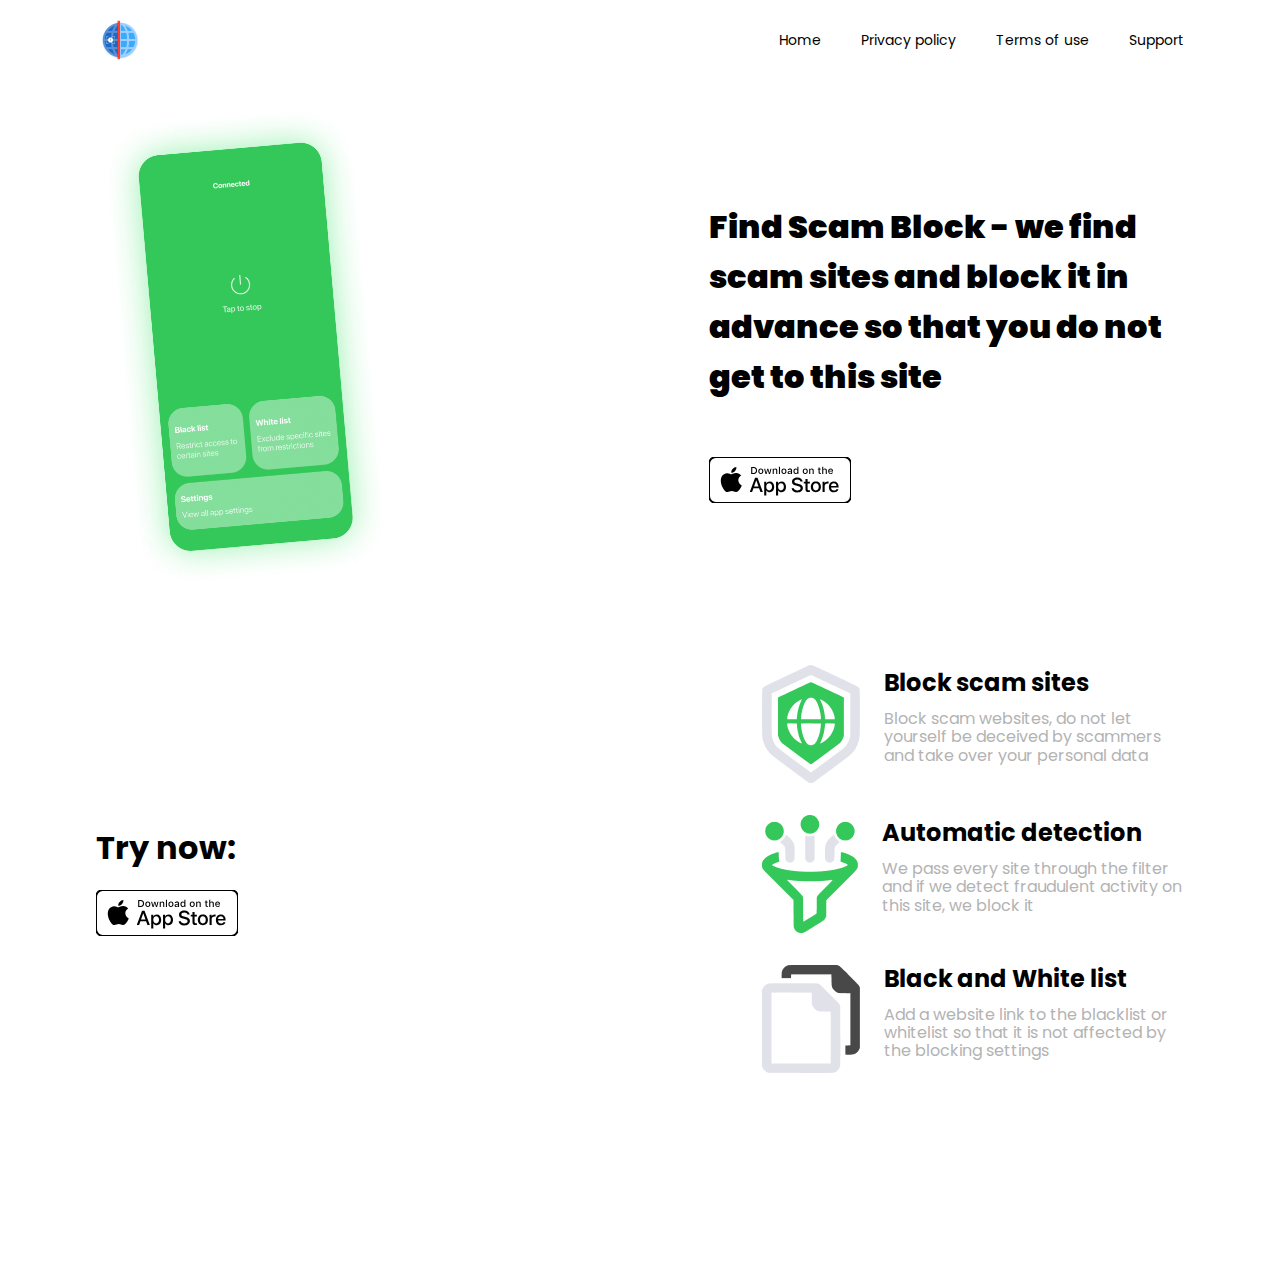
<file: index.html>
<!DOCTYPE html>
<html lang="en">

<head>
    <meta charset="UTF-8">
    <meta http-equiv="X-UA-Compatible" content="IE=edge">
    <meta name="viewport" content="width=device-width, initial-scale=1.0">
    <title>Find Scam Block</title>

    <link rel="apple-touch-icon" sizes="57x57" href="./img/favicon/apple-icon-57x57.png">
    <link rel="apple-touch-icon" sizes="60x60" href="./img/favicon//apple-icon-60x60.png">
    <link rel="apple-touch-icon" sizes="72x72" href="./img/favicon//apple-icon-72x72.png">
    <link rel="apple-touch-icon" sizes="76x76" href="./img/favicon//apple-icon-76x76.png">
    <link rel="apple-touch-icon" sizes="114x114" href="./img/favicon//apple-icon-114x114.png">
    <link rel="apple-touch-icon" sizes="120x120" href="./img/favicon//apple-icon-120x120.png">
    <link rel="apple-touch-icon" sizes="144x144" href="./img/favicon//apple-icon-144x144.png">
    <link rel="apple-touch-icon" sizes="152x152" href="./img/favicon//apple-icon-152x152.png">
    <link rel="apple-touch-icon" sizes="180x180" href="./img/favicon//apple-icon-180x180.png">
    <link rel="icon" type="image/png" sizes="192x192" href="./img/favicon//android-icon-192x192.png">
    <link rel="icon" type="image/png" sizes="32x32" href="./img/favicon//favicon-32x32.png">
    <link rel="icon" type="image/png" sizes="96x96" href="./img/favicon//favicon-96x96.png">
    <link rel="icon" type="image/png" sizes="16x16" href="./img/favicon//favicon-16x16.png">
    <link rel="manifest" href="./img/favicon//manifest.json">
    <meta name="msapplication-TileColor" content="#181A20">
    <meta name="msapplication-TileImage" content="./img/favicon//ms-icon-144x144.png">
    <meta name="theme-color" content="#181A20">

    <link href="https://fonts.googleapis.com/css2?family=Poppins:wght@400;500;600;700;800&display=swap"
        rel="stylesheet">
    <link rel="stylesheet" href="./css/style.css">

</head>

<body>

    <header class="header">
        <div class="container">
            <div class="header-wrap">
                <a href="./index.html" class="header-logo"><img src="./img/logo.png" alt="logo"></a>

                <div class="header-burger">
                    <span></span>
                </div>

                <nav class="header-menu">
                    <ul class="header-list">
                        <li><a href="./index.html" class="header-link">Home</a></li>
                        <li><a href="./privacy.html" class="header-link">Privacy policy</a></li>
                        <li><a href="./terms.html" class="header-link">Terms of use</a></li>
                        <li><a href="./support.html" class="header-link">Support</a></li>
                    </ul>
                </nav>
            </div>
        </div>
    </header>

    <div class="main">
        <div class="container">
            <div class="main-wrap">
                <img src="./img/main.png" alt="main" class="main-img">
                <div class="main-text">
                    <h1 class="main-text__title">Find Scam Block - we find scam sites and block it in advance so that
                        you do not get to this site</h1>
                    <a href="#" class="main-text__button"><img src="./img/button.svg" alt="AppStore"></a>
                </div>


            </div>
        </div>
    </div>


    <section class="features">
        <div class="container">
            <div class="features-wrap">

                <div class="features-action">
                    <h1 class="features-action__title">Try now:</h1>
                    <a href="#" class="button footer-button"><img src="./img/button.svg" alt="btn"></a>
                </div>

                <div class="features-list">
                    <div class="features-list__item">
                        <img src="./img/features1.png" alt="features" class="features-list__img">
                        <div class="features-list__text">
                            <h1 class="features-list__title">
                                Block scam sites
                            </h1>
                            <h2 class="features-list__subtitle">
                                Block scam websites, do not let yourself be deceived by scammers and take over
                                your personal data
                            </h2>
                        </div>
                    </div>

                    <div class="features-list__item">
                        <img src="./img/features2.png" alt="features" class="features-list__img">
                        <div class="features-list__text">
                            <h1 class="features-list__title">
                                Automatic detection
                            </h1>
                            <h2 class="features-list__subtitle">
                                We pass every site through the filter and if we detect fraudulent activity on this site, we block it
                            </h2>
                        </div>
                    </div>

                    <div class="features-list__item">
                        <img src="./img/features3.png" alt="features" class="features-list__img">
                        <div class="features-list__text">
                            <h1 class="features-list__title">
                                Black and White list
                            </h1>
                            <h2 class="features-list__subtitle">
                                Add a website link to the blacklist or whitelist so that it is not affected by the
                                blocking settings
                            </h2>
                        </div>
                    </div>
                </div>
            </div>
        </div>
    </section>


    <footer class="footer">
        <div class="container">
            <div class="footer-wrap">

            </div>
        </div>
    </footer>

    <script src="https://code.jquery.com/jquery-3.6.0.slim.min.js"></script>
    <script src="./js/script.js"></script>
</body>

</html>
</file>
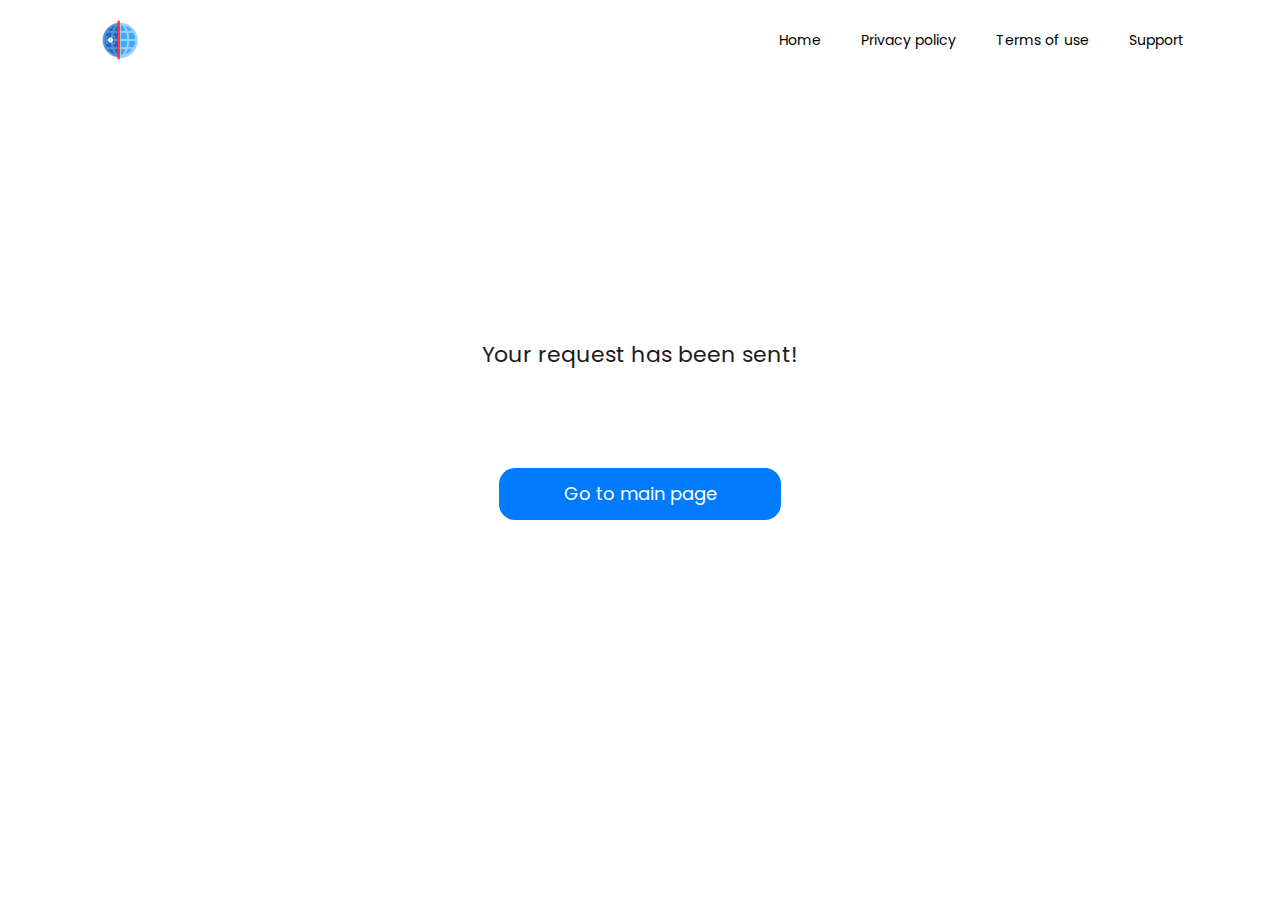
<file: check.html>
<!DOCTYPE html>
<html lang="en">

<head>
    <meta charset="UTF-8">
    <meta http-equiv="X-UA-Compatible" content="IE=edge">
    <meta name="viewport" content="width=device-width, initial-scale=1.0">
    <title>Find Scam Block</title>

    <link rel="apple-touch-icon" sizes="57x57" href="./img/favicon/apple-icon-57x57.png">
    <link rel="apple-touch-icon" sizes="60x60" href="./img/favicon//apple-icon-60x60.png">
    <link rel="apple-touch-icon" sizes="72x72" href="./img/favicon//apple-icon-72x72.png">
    <link rel="apple-touch-icon" sizes="76x76" href="./img/favicon//apple-icon-76x76.png">
    <link rel="apple-touch-icon" sizes="114x114" href="./img/favicon//apple-icon-114x114.png">
    <link rel="apple-touch-icon" sizes="120x120" href="./img/favicon//apple-icon-120x120.png">
    <link rel="apple-touch-icon" sizes="144x144" href="./img/favicon//apple-icon-144x144.png">
    <link rel="apple-touch-icon" sizes="152x152" href="./img/favicon//apple-icon-152x152.png">
    <link rel="apple-touch-icon" sizes="180x180" href="./img/favicon//apple-icon-180x180.png">
    <link rel="icon" type="image/png" sizes="192x192" href="./img/favicon//android-icon-192x192.png">
    <link rel="icon" type="image/png" sizes="32x32" href="./img/favicon//favicon-32x32.png">
    <link rel="icon" type="image/png" sizes="96x96" href="./img/favicon//favicon-96x96.png">
    <link rel="icon" type="image/png" sizes="16x16" href="./img/favicon//favicon-16x16.png">
    <link rel="manifest" href="./img/favicon//manifest.json">
    <meta name="msapplication-TileColor" content="#181A20">
    <meta name="msapplication-TileImage" content="./img/favicon//ms-icon-144x144.png">
    <meta name="theme-color" content="#181A20">

    <link href="https://fonts.googleapis.com/css2?family=Poppins:wght@400;500;600;700;800&display=swap"
        rel="stylesheet">
    <link rel="stylesheet" href="./css/style.css">

</head>

<body>

    <header class="header">
        <div class="container">
            <div class="header-wrap">
                <a href="./index.html" class="header-logo"><img src="./img/logo.png" alt="logo"></a>

                <div class="header-burger">
                    <span></span>
                </div>

                <nav class="header-menu">
                    <ul class="header-list">
                        <li><a href="./index.html" class="header-link">Home</a></li>
                        <li><a href="./privacy.html" class="header-link">Privacy policy</a></li>
                        <li><a href="./terms.html" class="header-link">Terms of use</a></li>
                        <li><a href="./support.html" class="header-link">Support</a></li>
                    </ul>
                </nav>
            </div>
        </div>
    </header>



    <section class="check">
        <div class="container">
            <div class="check-wrap">
                <div class="check-svg">
                <svg version="1.1" id="Layer_1" xmlns="http://www.w3.org/2000/svg" xmlns:xlink="http://www.w3.org/1999/xlink" x="0px" y="0px"
	 viewBox="0 0 98.5 98.5" enable-background="new 0 0 98.5 98.5" xml:space="preserve">
  <path class="checkmark" fill="none" stroke-width="8" stroke-miterlimit="10" d="M81.7,17.8C73.5,9.3,62,4,49.2,4
	C24.3,4,4,24.3,4,49.2s20.3,45.2,45.2,45.2s45.2-20.3,45.2-45.2c0-8.6-2.4-16.6-6.5-23.4l0,0L45.6,68.2L24.7,47.3"/>
</svg></div>

            <span class="check-subtitle">Your request has been sent!</span>

            <a href="./index.html" class="check-button">Go to main page</a>
            </div>
        </div>
    </section>

    <script src="https://code.jquery.com/jquery-3.6.0.slim.min.js"></script>
    <script src="./js/script.js"></script>
</body>
</html>
</file>
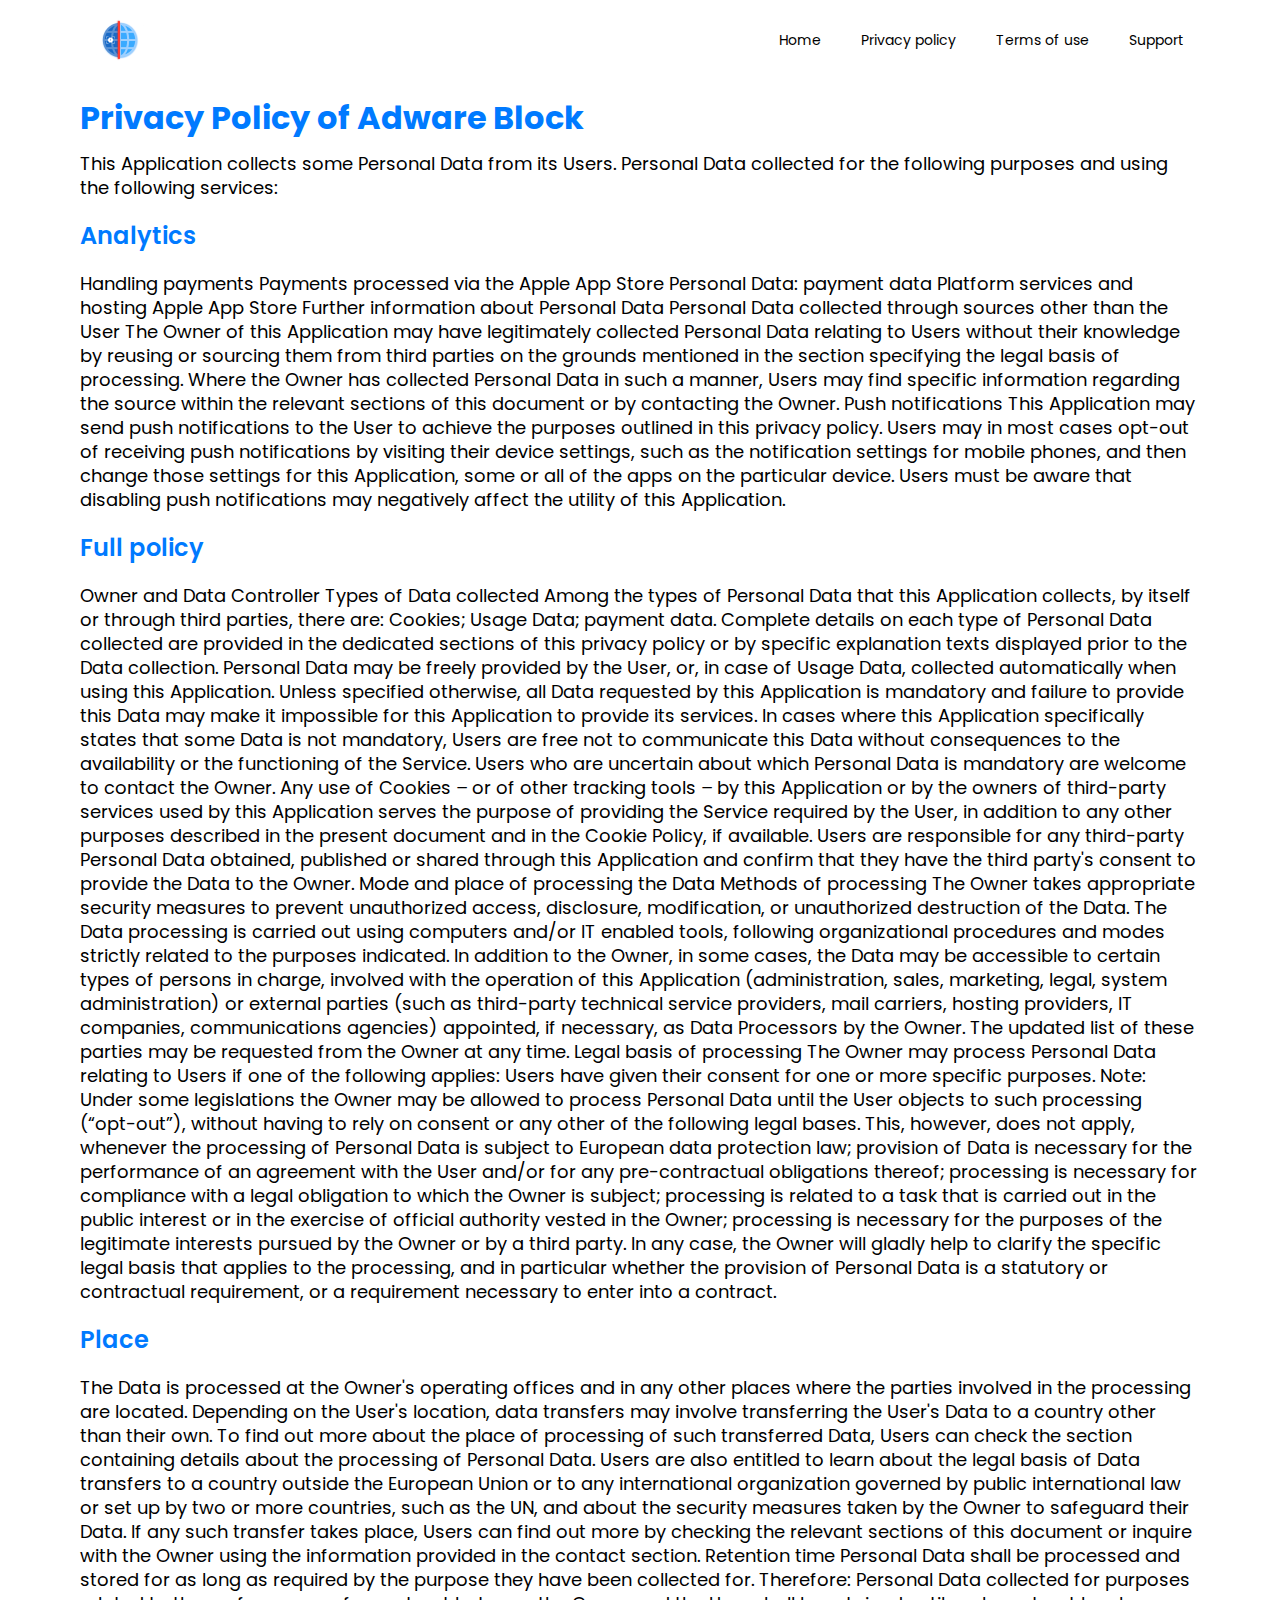
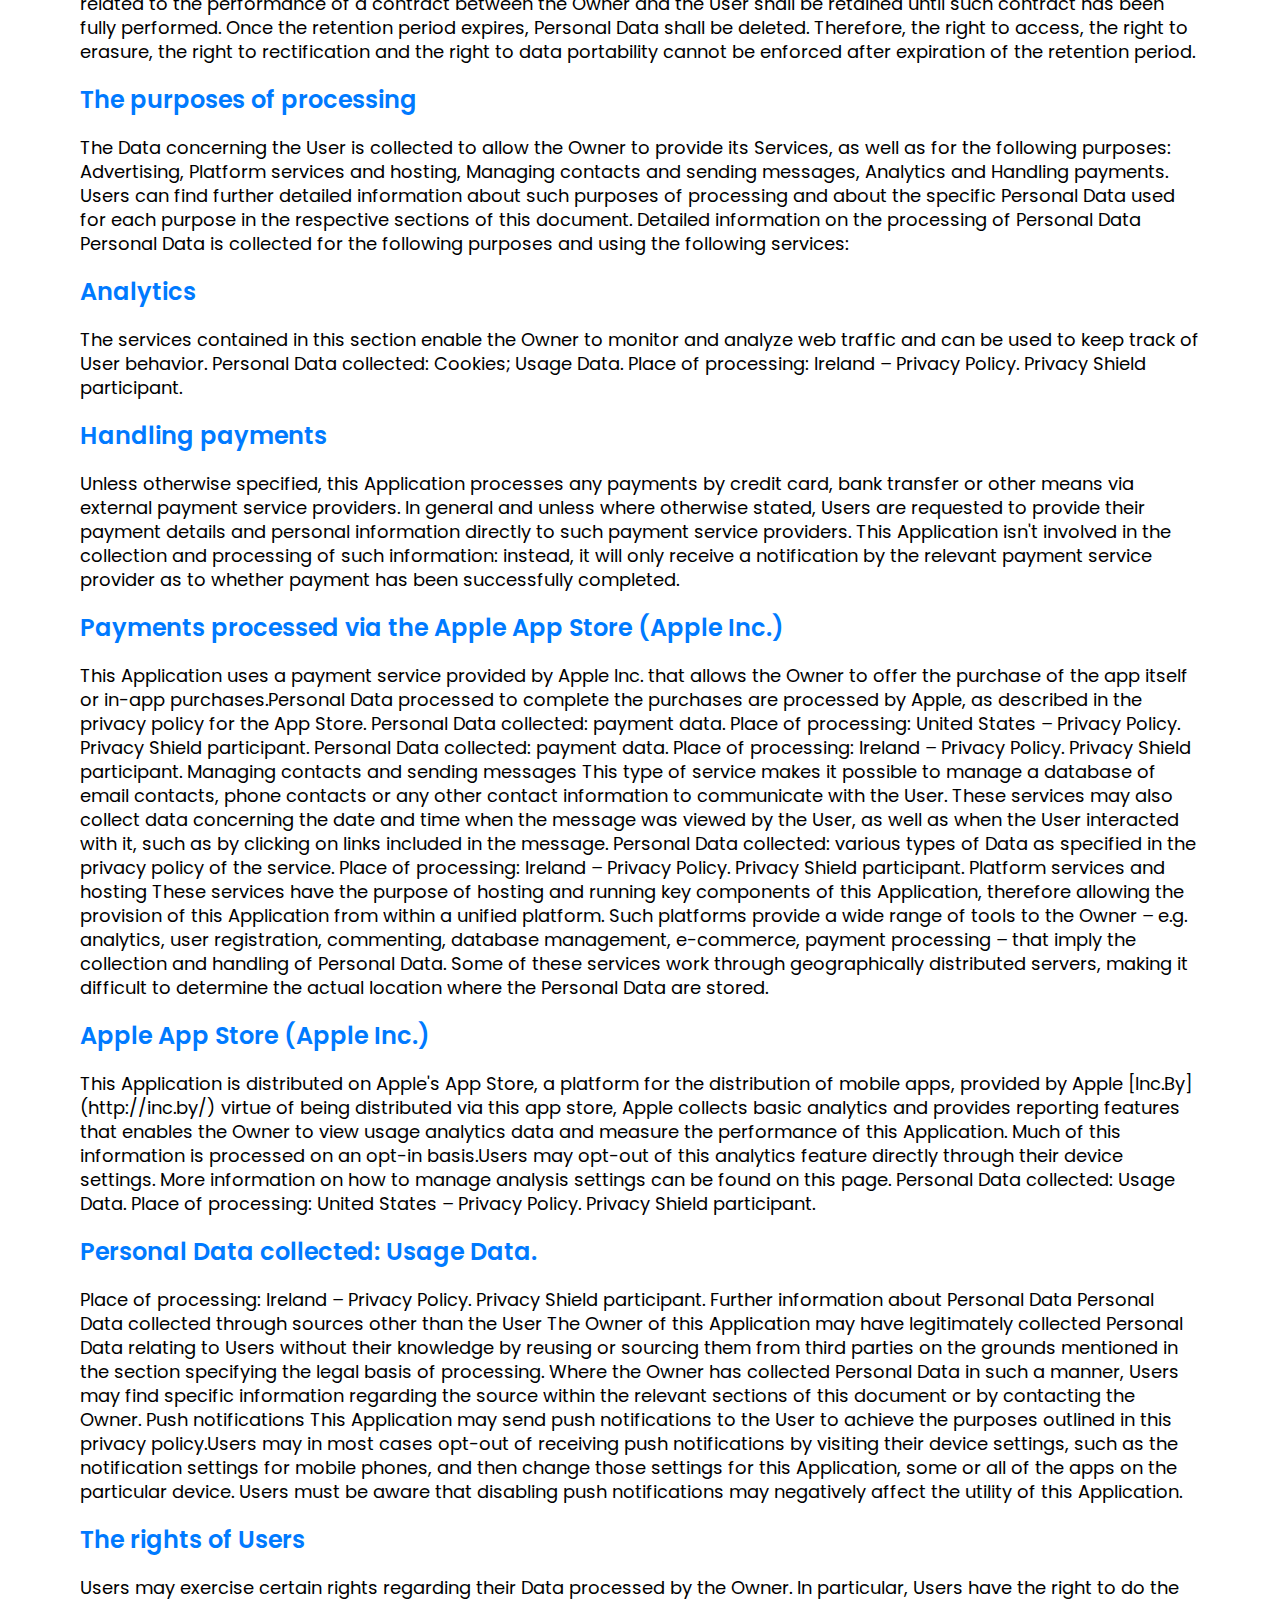
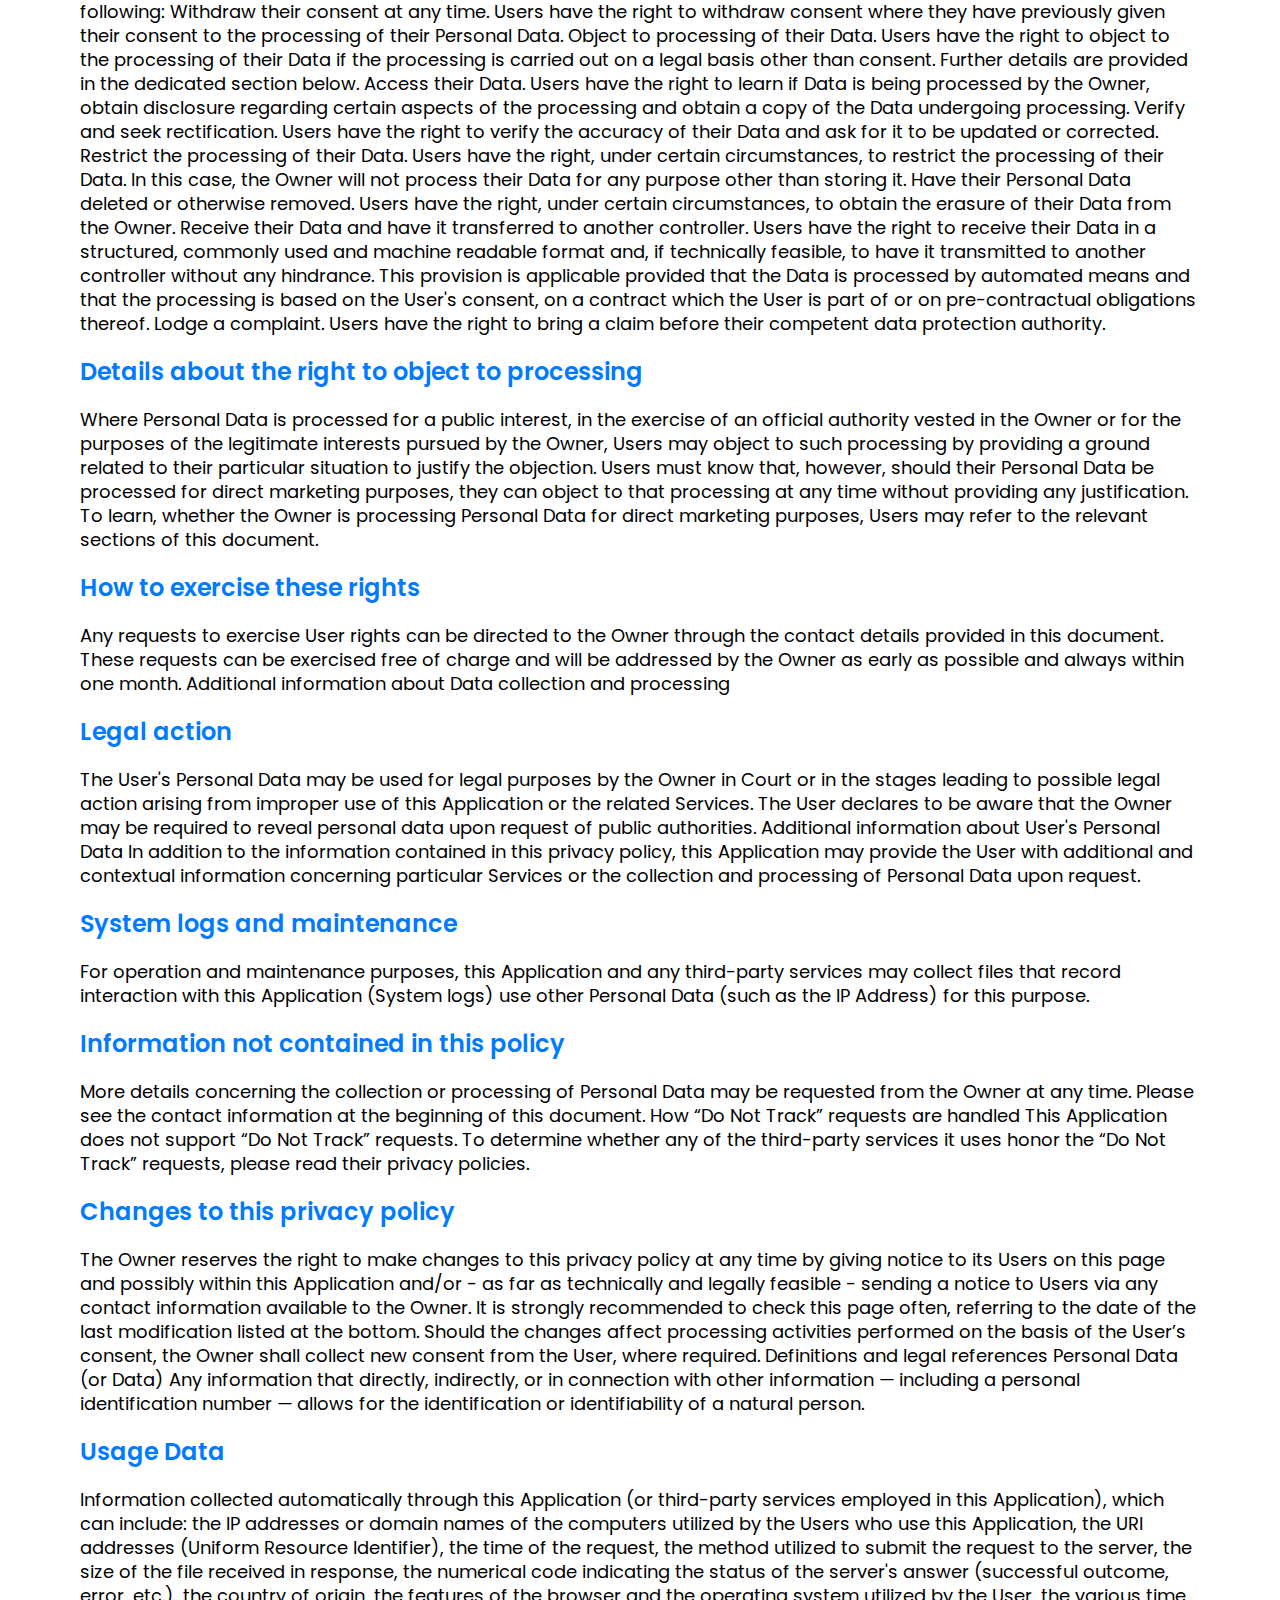
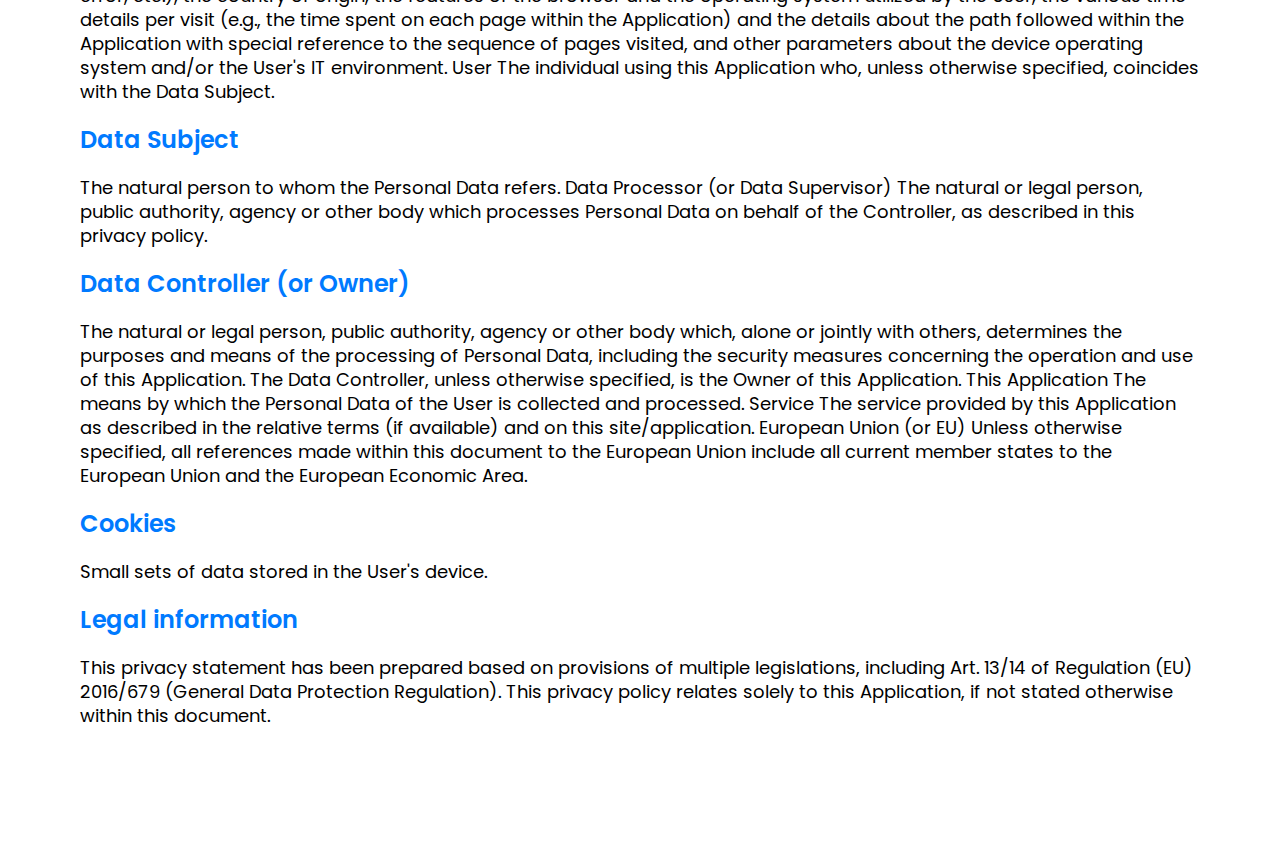
<file: privacy.html>
<!DOCTYPE html>
<html lang="en">

<head>
    <meta charset="UTF-8">
    <meta http-equiv="X-UA-Compatible" content="IE=edge">
    <meta name="viewport" content="width=device-width, initial-scale=1.0">
    <title>Find Scam Block</title>

    <link rel="apple-touch-icon" sizes="57x57" href="./img/favicon/apple-icon-57x57.png">
    <link rel="apple-touch-icon" sizes="60x60" href="./img/favicon//apple-icon-60x60.png">
    <link rel="apple-touch-icon" sizes="72x72" href="./img/favicon//apple-icon-72x72.png">
    <link rel="apple-touch-icon" sizes="76x76" href="./img/favicon//apple-icon-76x76.png">
    <link rel="apple-touch-icon" sizes="114x114" href="./img/favicon//apple-icon-114x114.png">
    <link rel="apple-touch-icon" sizes="120x120" href="./img/favicon//apple-icon-120x120.png">
    <link rel="apple-touch-icon" sizes="144x144" href="./img/favicon//apple-icon-144x144.png">
    <link rel="apple-touch-icon" sizes="152x152" href="./img/favicon//apple-icon-152x152.png">
    <link rel="apple-touch-icon" sizes="180x180" href="./img/favicon//apple-icon-180x180.png">
    <link rel="icon" type="image/png" sizes="192x192" href="./img/favicon//android-icon-192x192.png">
    <link rel="icon" type="image/png" sizes="32x32" href="./img/favicon//favicon-32x32.png">
    <link rel="icon" type="image/png" sizes="96x96" href="./img/favicon//favicon-96x96.png">
    <link rel="icon" type="image/png" sizes="16x16" href="./img/favicon//favicon-16x16.png">
    <link rel="manifest" href="./img/favicon//manifest.json">
    <meta name="msapplication-TileColor" content="#181A20">
    <meta name="msapplication-TileImage" content="./img/favicon//ms-icon-144x144.png">
    <meta name="theme-color" content="#181A20">

    <link href="https://fonts.googleapis.com/css2?family=Poppins:wght@400;500;600;700;800&display=swap"
        rel="stylesheet">
    <link rel="stylesheet" href="./css/style.css">

</head>

<body>

    <header class="header">
        <div class="container">
            <div class="header-wrap">
                <a href="./index.html" class="header-logo"><img src="./img/logo.png" alt="logo"></a>

                <div class="header-burger">
                    <span></span>
                </div>

                <nav class="header-menu">
                    <ul class="header-list">
                        <li><a href="./index.html" class="header-link">Home</a></li>
                        <li><a href="./privacy.html" class="header-link">Privacy policy</a></li>
                        <li><a href="./terms.html" class="header-link">Terms of use</a></li>
                        <li><a href="./support.html" class="header-link">Support</a></li>
                    </ul>
                </nav>
            </div>
        </div>
    </header>


    <main class="privacy">
        <div class="container">
            <div class="privacy__wrap">
                <h1 class="privacy__title">
                    Privacy Policy of Adware Block
                </h1>

                <h2 class="privacy__subtitle">
                    This Application collects some Personal Data from its Users.
                    Personal Data collected for the following purposes and using the following services:

                    <p>Analytics</p>
                    Handling payments
                    Payments processed via the Apple App Store
                    Personal Data: payment data
                    Platform services and hosting
                    Apple App Store
                    Further information about Personal Data
                    Personal Data collected through sources other than the User
                    The Owner of this Application may have legitimately collected Personal Data relating to Users
                    without their knowledge by reusing or sourcing them from third parties on the grounds mentioned in
                    the section specifying the legal basis of processing.
                    Where the Owner has collected Personal Data in such a manner, Users may find specific information
                    regarding the source within the relevant sections of this document or by contacting the Owner.
                    Push notifications
                    This Application may send push notifications to the User to achieve the purposes outlined in this
                    privacy policy.
                    Users may in most cases opt-out of receiving push notifications by visiting their device settings,
                    such as the notification settings for mobile phones, and then change those settings for this
                    Application, some or all of the apps on the particular device.
                    Users must be aware that disabling push notifications may negatively affect the utility of this
                    Application.

                    <p>Full policy</p>
                    Owner and Data Controller
                    Types of Data collected
                    Among the types of Personal Data that this Application collects, by itself or through third parties,
                    there are: Cookies; Usage Data; payment data.
                    Complete details on each type of Personal Data collected are provided in the dedicated sections of
                    this privacy policy or by specific explanation texts displayed prior to the Data collection.
                    Personal Data may be freely provided by the User, or, in case of Usage Data, collected automatically
                    when using this Application.
                    Unless specified otherwise, all Data requested by this Application is mandatory and failure to
                    provide this Data may make it impossible for this Application to provide its services. In cases
                    where this Application specifically states that some Data is not mandatory, Users are free not to
                    communicate this Data without consequences to the availability or the functioning of the Service.
                    Users who are uncertain about which Personal Data is mandatory are welcome to contact the Owner.
                    Any use of Cookies – or of other tracking tools – by this Application or by the owners of
                    third-party services used by this Application serves the purpose of providing the Service required
                    by the User, in addition to any other purposes described in the present document and in the Cookie
                    Policy, if available.
                    Users are responsible for any third-party Personal Data obtained, published or shared through this
                    Application and confirm that they have the third party's consent to provide the Data to the Owner.
                    Mode and place of processing the Data
                    Methods of processing
                    The Owner takes appropriate security measures to prevent unauthorized access, disclosure,
                    modification, or unauthorized destruction of the Data.
                    The Data processing is carried out using computers and/or IT enabled tools, following organizational
                    procedures and modes strictly related to the purposes indicated. In addition to the Owner, in some
                    cases, the Data may be accessible to certain types of persons in charge, involved with the operation
                    of this Application (administration, sales, marketing, legal, system administration) or external
                    parties (such as third-party technical service providers, mail carriers, hosting providers, IT
                    companies, communications agencies) appointed, if necessary, as Data Processors by the Owner. The
                    updated list of these parties may be requested from the Owner at any time.
                    Legal basis of processing
                    The Owner may process Personal Data relating to Users if one of the following applies:
                    Users have given their consent for one or more specific purposes. Note: Under some legislations the
                    Owner may be allowed to process Personal Data until the User objects to such processing (“opt-out”),
                    without having to rely on consent or any other of the following legal bases. This, however, does not
                    apply, whenever the processing of Personal Data is subject to European data protection law;
                    provision of Data is necessary for the performance of an agreement with the User and/or for any
                    pre-contractual obligations thereof;
                    processing is necessary for compliance with a legal obligation to which the Owner is subject;
                    processing is related to a task that is carried out in the public interest or in the exercise of
                    official authority vested in the Owner;
                    processing is necessary for the purposes of the legitimate interests pursued by the Owner or by a
                    third party.
                    In any case, the Owner will gladly help to clarify the specific legal basis that applies to the
                    processing, and in particular whether the provision of Personal Data is a statutory or contractual
                    requirement, or a requirement necessary to enter into a contract.

                    <p>Place</p>
                    The Data is processed at the Owner's operating offices and in any other places where the parties
                    involved in the processing are located.

                    Depending on the User's location, data transfers may involve transferring the User's Data to a
                    country other than their own. To find out more about the place of processing of such transferred
                    Data, Users can check the section containing details about the processing of Personal Data.
                    Users are also entitled to learn about the legal basis of Data transfers to a country outside the
                    European Union or to any international organization governed by public international law or set up
                    by two or more countries, such as the UN, and about the security measures taken by the Owner to
                    safeguard their Data.

                    If any such transfer takes place, Users can find out more by checking the relevant sections of this
                    document or inquire with the Owner using the information provided in the contact section.
                    Retention time
                    Personal Data shall be processed and stored for as long as required by the purpose they have been
                    collected for.
                    Therefore:
                    Personal Data collected for purposes related to the performance of a contract between the Owner and
                    the User shall be retained until such contract has been fully performed.

                    Once the retention period expires, Personal Data shall be deleted. Therefore, the right to access,
                    the right to erasure, the right to rectification and the right to data portability cannot be
                    enforced after expiration of the retention period.

                    <p>The purposes of processing</p>
                    The Data concerning the User is collected to allow the Owner to provide its Services, as well as for
                    the following purposes: Advertising, Platform services and hosting, Managing contacts and sending
                    messages, Analytics and Handling payments.
                    Users can find further detailed information about such purposes of processing and about the specific
                    Personal Data used for each purpose in the respective sections of this document.
                    Detailed information on the processing of Personal Data
                    Personal Data is collected for the following purposes and using the following services:

                    <p>Analytics</p>
                    The services contained in this section enable the Owner to monitor and analyze web traffic and can
                    be used to keep track of User behavior.
                    Personal Data collected: Cookies; Usage Data.
                    Place of processing: Ireland – Privacy Policy. Privacy Shield participant.

                    <p>Handling payments</p>
                    Unless otherwise specified, this Application processes any payments by credit card, bank transfer or
                    other means via external payment service providers. In general and unless where otherwise stated,
                    Users are requested to provide their payment details and personal information directly to such
                    payment service providers. This Application isn't involved in the collection and processing of such
                    information: instead, it will only receive a notification by the relevant payment service provider
                    as to whether payment has been successfully completed.

                    <p>Payments processed via the Apple App Store (Apple Inc.)</p>
                    This Application uses a payment service provided by Apple Inc. that allows the Owner to offer the
                    purchase of the app itself or in-app purchases.Personal Data processed to complete the purchases are
                    processed by Apple, as described in the privacy policy for the App Store.
                    Personal Data collected: payment data.
                    Place of processing: United States – Privacy Policy. Privacy Shield participant.

                    Personal Data collected: payment data.
                    Place of processing: Ireland – Privacy Policy. Privacy Shield participant.
                    Managing contacts and sending messages
                    This type of service makes it possible to manage a database of email contacts, phone contacts or any
                    other contact information to communicate with the User.
                    These services may also collect data concerning the date and time when the message was viewed by the
                    User, as well as when the User interacted with it, such as by clicking on links included in the
                    message.
                    Personal Data collected: various types of Data as specified in the privacy policy of the service.
                    Place of processing: Ireland – Privacy Policy. Privacy Shield participant.
                    Platform services and hosting
                    These services have the purpose of hosting and running key components of this Application, therefore
                    allowing the provision of this Application from within a unified platform. Such platforms provide a
                    wide range of tools to the Owner – e.g. analytics, user registration, commenting, database
                    management, e-commerce, payment processing – that imply the collection and handling of Personal
                    Data.
                    Some of these services work through geographically distributed servers, making it difficult to
                    determine the actual location where the Personal Data are stored.

                    <p>Apple App Store (Apple Inc.)</p>
                    This Application is distributed on Apple's App Store, a platform for the distribution of mobile
                    apps, provided by Apple [Inc.By](http://inc.by/) virtue of being distributed via this app store,
                    Apple collects basic analytics and provides reporting features that enables the Owner to view usage
                    analytics data and measure the performance of this Application. Much of this information is
                    processed on an opt-in basis.Users may opt-out of this analytics feature directly through their
                    device settings. More information on how to manage analysis settings can be found on this page.
                    Personal Data collected: Usage Data.
                    Place of processing: United States – Privacy Policy. Privacy Shield participant.

                    <p>Personal Data collected: Usage Data.</p>
                    Place of processing: Ireland – Privacy Policy. Privacy Shield participant.
                    Further information about Personal Data
                    Personal Data collected through sources other than the User
                    The Owner of this Application may have legitimately collected Personal Data relating to Users
                    without their knowledge by reusing or sourcing them from third parties on the grounds mentioned in
                    the section specifying the legal basis of processing.
                    Where the Owner has collected Personal Data in such a manner, Users may find specific information
                    regarding the source within the relevant sections of this document or by contacting the Owner.
                    Push notifications
                    This Application may send push notifications to the User to achieve the purposes outlined in this
                    privacy policy.Users may in most cases opt-out of receiving push notifications by visiting their
                    device settings, such as the notification settings for mobile phones, and then change those settings
                    for this Application, some or all of the apps on the particular device.
                    Users must be aware that disabling push notifications may negatively affect the utility of this
                    Application.

                    <p>The rights of Users</p>
                    Users may exercise certain rights regarding their Data processed by the Owner.
                    In particular, Users have the right to do the following:
                    Withdraw their consent at any time. Users have the right to withdraw consent where they have
                    previously given their consent to the processing of their Personal Data.
                    Object to processing of their Data. Users have the right to object to the processing of their Data
                    if the processing is carried out on a legal basis other than consent. Further details are provided
                    in the dedicated section below.
                    Access their Data. Users have the right to learn if Data is being processed by the Owner, obtain
                    disclosure regarding certain aspects of the processing and obtain a copy of the Data undergoing
                    processing.
                    Verify and seek rectification. Users have the right to verify the accuracy of their Data and ask for
                    it to be updated or corrected.
                    Restrict the processing of their Data. Users have the right, under certain circumstances, to
                    restrict the processing of their Data. In this case, the Owner will not process their Data for any
                    purpose other than storing it.
                    Have their Personal Data deleted or otherwise removed. Users have the right, under certain
                    circumstances, to obtain the erasure of their Data from the Owner.
                    Receive their Data and have it transferred to another controller. Users have the right to receive
                    their Data in a structured, commonly used and machine readable format and, if technically feasible,
                    to have it transmitted to another controller without any hindrance. This provision is applicable
                    provided that the Data is processed by automated means and that the processing is based on the
                    User's consent, on a contract which the User is part of or on pre-contractual obligations thereof.
                    Lodge a complaint. Users have the right to bring a claim before their competent data protection
                    authority.

                    <p>Details about the right to object to processing</p>
                    Where Personal Data is processed for a public interest, in the exercise of an official authority
                    vested in the Owner or for the purposes of the legitimate interests pursued by the Owner, Users may
                    object to such processing by providing a ground related to their particular situation to justify the
                    objection.
                    Users must know that, however, should their Personal Data be processed for direct marketing
                    purposes, they can object to that processing at any time without providing any justification. To
                    learn, whether the Owner is processing Personal Data for direct marketing purposes, Users may refer
                    to the relevant sections of this document.

                    <p>How to exercise these rights</p>
                    Any requests to exercise User rights can be directed to the Owner through the contact details
                    provided in this document. These requests can be exercised free of charge and will be addressed by
                    the Owner as early as possible and always within one month.
                    Additional information about Data collection and processing

                    <p>Legal action</p>
                    The User's Personal Data may be used for legal purposes by the Owner in Court or in the stages
                    leading to possible legal action arising from improper use of this Application or the related
                    Services.
                    The User declares to be aware that the Owner may be required to reveal personal data upon request of
                    public authorities.
                    Additional information about User's Personal Data
                    In addition to the information contained in this privacy policy, this Application may provide the
                    User with additional and contextual information concerning particular Services or the collection and
                    processing of Personal Data upon request.

                    <p>System logs and maintenance</p>
                    For operation and maintenance purposes, this Application and any third-party services may collect
                    files that record interaction with this Application (System logs) use other Personal Data (such as
                    the IP Address) for this purpose.

                    <p>Information not contained in this policy</p>
                    More details concerning the collection or processing of Personal Data may be requested from the
                    Owner at any time. Please see the contact information at the beginning of this document.
                    How “Do Not Track” requests are handled
                    This Application does not support “Do Not Track” requests.
                    To determine whether any of the third-party services it uses honor the “Do Not Track” requests,
                    please read their privacy policies.

                    <p>Changes to this privacy policy</p>
                    The Owner reserves the right to make changes to this privacy policy at any time by giving notice to
                    its Users on this page and possibly within this Application and/or - as far as technically and
                    legally feasible - sending a notice to Users via any contact information available to the Owner. It
                    is strongly recommended to check this page often, referring to the date of the last modification
                    listed at the bottom.

                    Should the changes affect processing activities performed on the basis of the User’s consent, the
                    Owner shall collect new consent from the User, where required.
                    Definitions and legal references
                    Personal Data (or Data)
                    Any information that directly, indirectly, or in connection with other information — including a
                    personal identification number — allows for the identification or identifiability of a natural
                    person.

                    <p>Usage Data</p>
                    Information collected automatically through this Application (or third-party services employed in
                    this Application), which can include: the IP addresses or domain names of the computers utilized by
                    the Users who use this Application, the URI addresses (Uniform Resource Identifier), the time of the
                    request, the method utilized to submit the request to the server, the size of the file received in
                    response, the numerical code indicating the status of the server's answer (successful outcome,
                    error, etc.), the country of origin, the features of the browser and the operating system utilized
                    by the User, the various time details per visit (e.g., the time spent on each page within the
                    Application) and the details about the path followed within the Application with special reference
                    to the sequence of pages visited, and other parameters about the device operating system and/or the
                    User's IT environment.
                    User
                    The individual using this Application who, unless otherwise specified, coincides with the Data
                    Subject.

                    <p>Data Subject</p>
                    The natural person to whom the Personal Data refers.
                    Data Processor (or Data Supervisor)
                    The natural or legal person, public authority, agency or other body which processes Personal Data on
                    behalf of the Controller, as described in this privacy policy.

                    <p>Data Controller (or Owner)</p>
                    The natural or legal person, public authority, agency or other body which, alone or jointly with
                    others, determines the purposes and means of the processing of Personal Data, including the security
                    measures concerning the operation and use of this Application. The Data Controller, unless otherwise
                    specified, is the Owner of this Application.
                    This Application
                    The means by which the Personal Data of the User is collected and processed.
                    Service
                    The service provided by this Application as described in the relative terms (if available) and on
                    this site/application.
                    European Union (or EU)
                    Unless otherwise specified, all references made within this document to the European Union include
                    all current member states to the European Union and the European Economic Area.

                    <p>Cookies</p>
                    Small sets of data stored in the User's device.

                    <p>Legal information</p>
                    This privacy statement has been prepared based on provisions of multiple legislations, including
                    Art. 13/14 of Regulation (EU) 2016/679 (General Data Protection Regulation).
                    This privacy policy relates solely to this Application, if not stated otherwise within this
                    document.
                </h2>

            </div>
        </div>
    </main>

    <script src="https://code.jquery.com/jquery-3.6.0.slim.min.js"></script>
    <script src="./js/script.js"></script>
</body>

</html>
</file>
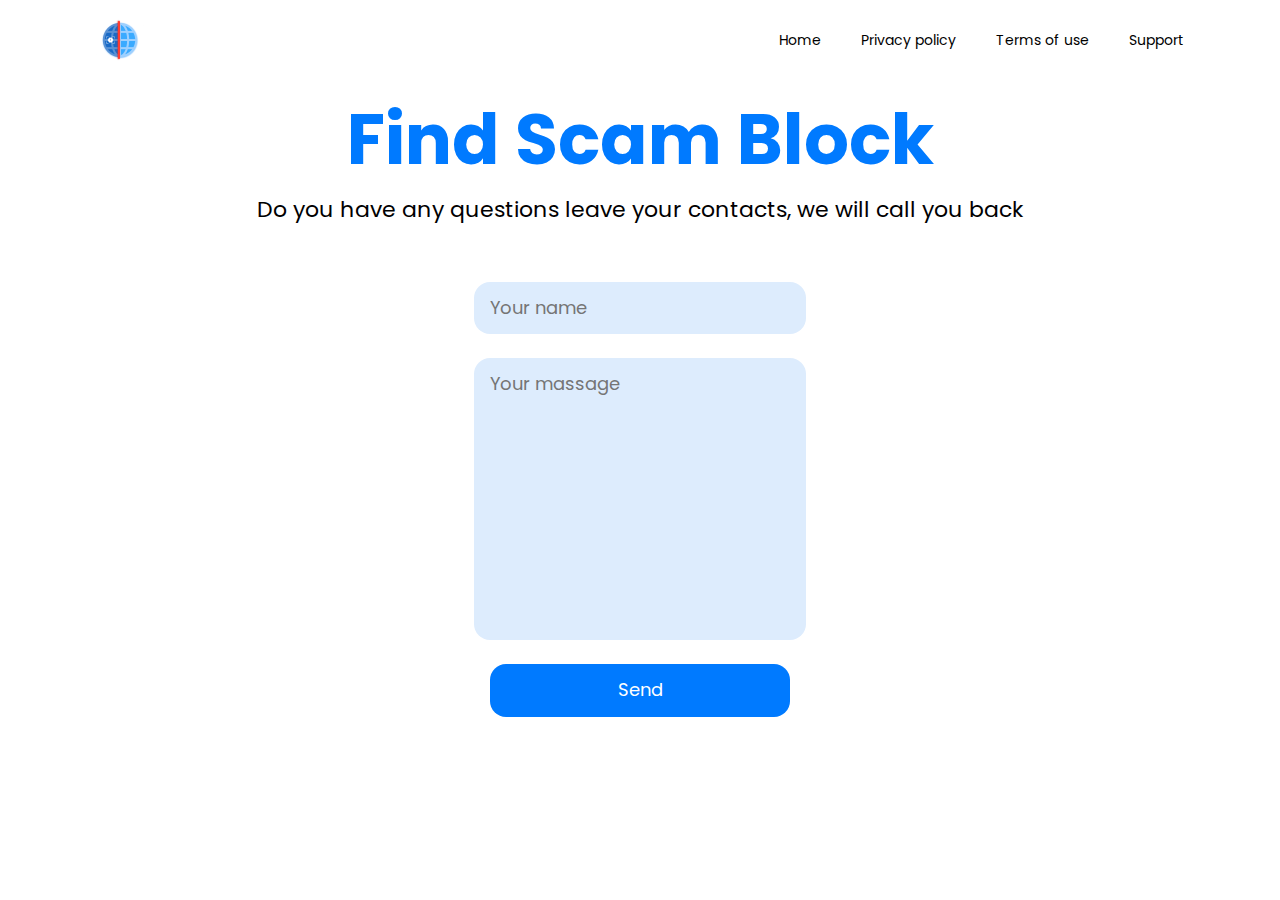
<file: support.html>
<!DOCTYPE html>
<html lang="en">

<head>
    <meta charset="UTF-8">
    <meta http-equiv="X-UA-Compatible" content="IE=edge">
    <meta name="viewport" content="width=device-width, initial-scale=1.0">
    <title>Find Scam Block</title>

    <link rel="apple-touch-icon" sizes="57x57" href="./img/favicon/apple-icon-57x57.png">
    <link rel="apple-touch-icon" sizes="60x60" href="./img/favicon//apple-icon-60x60.png">
    <link rel="apple-touch-icon" sizes="72x72" href="./img/favicon//apple-icon-72x72.png">
    <link rel="apple-touch-icon" sizes="76x76" href="./img/favicon//apple-icon-76x76.png">
    <link rel="apple-touch-icon" sizes="114x114" href="./img/favicon//apple-icon-114x114.png">
    <link rel="apple-touch-icon" sizes="120x120" href="./img/favicon//apple-icon-120x120.png">
    <link rel="apple-touch-icon" sizes="144x144" href="./img/favicon//apple-icon-144x144.png">
    <link rel="apple-touch-icon" sizes="152x152" href="./img/favicon//apple-icon-152x152.png">
    <link rel="apple-touch-icon" sizes="180x180" href="./img/favicon//apple-icon-180x180.png">
    <link rel="icon" type="image/png" sizes="192x192" href="./img/favicon//android-icon-192x192.png">
    <link rel="icon" type="image/png" sizes="32x32" href="./img/favicon//favicon-32x32.png">
    <link rel="icon" type="image/png" sizes="96x96" href="./img/favicon//favicon-96x96.png">
    <link rel="icon" type="image/png" sizes="16x16" href="./img/favicon//favicon-16x16.png">
    <link rel="manifest" href="./img/favicon//manifest.json">
    <meta name="msapplication-TileColor" content="#181A20">
    <meta name="msapplication-TileImage" content="./img/favicon//ms-icon-144x144.png">
    <meta name="theme-color" content="#181A20">

    <link href="https://fonts.googleapis.com/css2?family=Poppins:wght@400;500;600;700;800&display=swap"
        rel="stylesheet">
    <link rel="stylesheet" href="./css/style.css">

</head>

<body>

    <header class="header">
        <div class="container">
            <div class="header-wrap">
                <a href="./index.html" class="header-logo"><img src="./img/logo.png" alt="logo"></a>

                <div class="header-burger">
                    <span></span>
                </div>

                <nav class="header-menu">
                    <ul class="header-list">
                        <li><a href="./index.html" class="header-link">Home</a></li>
                        <li><a href="./privacy.html" class="header-link">Privacy policy</a></li>
                        <li><a href="./terms.html" class="header-link">Terms of use</a></li>
                        <li><a href="./support.html" class="header-link">Support</a></li>
                    </ul>
                </nav>
            </div>
        </div>
    </header>


    <section class="support">
        <div class="container">
            <div class="support-wrap">
                <div class="support-text">
                    <h1 class="support-text__title">Find Scam Block</h1>
                    <span class="support-text__subtitle">Do you have any questions leave your contacts, we will call you back</span>
                </div>

                <div class="support-form">
                    <form class="support-form__wrap" action="#" name="newform" method="post" id="form" >
                        <input type="text" class="support-form__input _req" placeholder="Your name">
                        <textarea name="massage" id="formArea" class="support-form__textarea _req" placeholder="Your massage"></textarea>
                        <button type="submit" class="support-form__button">Send</button>
                    </form>
                </div>
            </div>
        </div>
    </section>

    <script src="https://code.jquery.com/jquery-3.6.0.slim.min.js"></script>
    <script src="./js/script.js"></script>
</body>
</html>
</file>
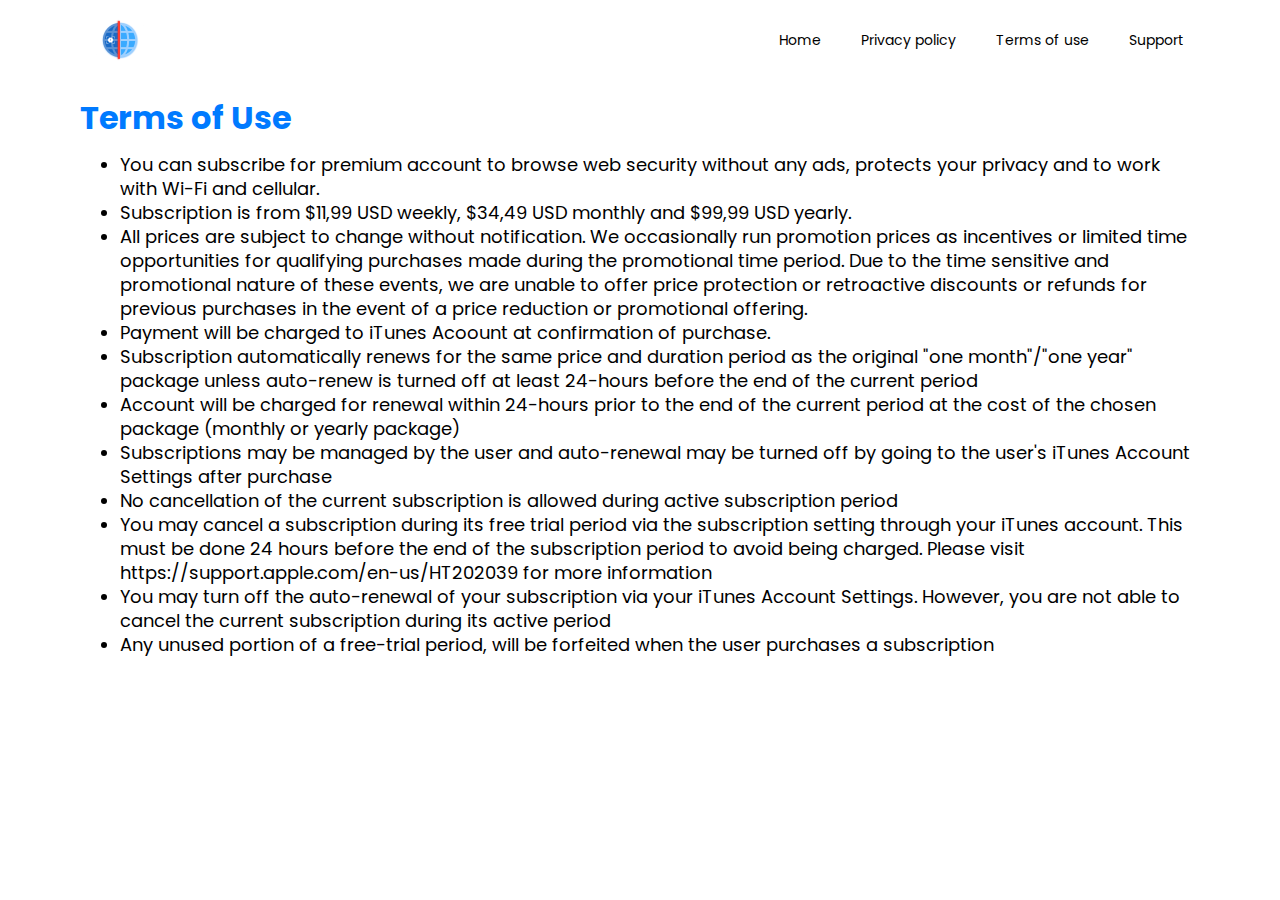
<file: terms.html>
<!DOCTYPE html>
<html lang="en">

<head>
    <meta charset="UTF-8">
    <meta http-equiv="X-UA-Compatible" content="IE=edge">
    <meta name="viewport" content="width=device-width, initial-scale=1.0">
    <title>Find Scam Block</title>

    <link rel="apple-touch-icon" sizes="57x57" href="./img/favicon/apple-icon-57x57.png">
    <link rel="apple-touch-icon" sizes="60x60" href="./img/favicon//apple-icon-60x60.png">
    <link rel="apple-touch-icon" sizes="72x72" href="./img/favicon//apple-icon-72x72.png">
    <link rel="apple-touch-icon" sizes="76x76" href="./img/favicon//apple-icon-76x76.png">
    <link rel="apple-touch-icon" sizes="114x114" href="./img/favicon//apple-icon-114x114.png">
    <link rel="apple-touch-icon" sizes="120x120" href="./img/favicon//apple-icon-120x120.png">
    <link rel="apple-touch-icon" sizes="144x144" href="./img/favicon//apple-icon-144x144.png">
    <link rel="apple-touch-icon" sizes="152x152" href="./img/favicon//apple-icon-152x152.png">
    <link rel="apple-touch-icon" sizes="180x180" href="./img/favicon//apple-icon-180x180.png">
    <link rel="icon" type="image/png" sizes="192x192" href="./img/favicon//android-icon-192x192.png">
    <link rel="icon" type="image/png" sizes="32x32" href="./img/favicon//favicon-32x32.png">
    <link rel="icon" type="image/png" sizes="96x96" href="./img/favicon//favicon-96x96.png">
    <link rel="icon" type="image/png" sizes="16x16" href="./img/favicon//favicon-16x16.png">
    <link rel="manifest" href="./img/favicon//manifest.json">
    <meta name="msapplication-TileColor" content="#181A20">
    <meta name="msapplication-TileImage" content="./img/favicon//ms-icon-144x144.png">
    <meta name="theme-color" content="#181A20">

    <link href="https://fonts.googleapis.com/css2?family=Poppins:wght@400;500;600;700;800&display=swap"
        rel="stylesheet">
    <link rel="stylesheet" href="./css/style.css">

</head>

<body>

    <header class="header">
        <div class="container">
            <div class="header-wrap">
                <a href="./index.html" class="header-logo"><img src="./img/logo.png" alt="logo"></a>

                <div class="header-burger">
                    <span></span>
                </div>

                <nav class="header-menu">
                    <ul class="header-list">
                        <li><a href="./index.html" class="header-link">Home</a></li>
                        <li><a href="./privacy.html" class="header-link">Privacy policy</a></li>
                        <li><a href="./terms.html" class="header-link">Terms of use</a></li>
                        <li><a href="./support.html" class="header-link">Support</a></li>
                    </ul>
                </nav>
            </div>
        </div>
    </header>


    <main class="terms">
        <div class="container">
            <div class="terms__wrap">
                <h1 class="terms__title">
                    Terms of Use
                </h1>

                <ul class="terms__list">
                    <li class="terms__subtitle">You can subscribe for premium account to browse web security without any ads, protects your privacy and to work with Wi-Fi and cellular.</li>
                    <li class="terms__subtitle">Subscription is from $11,99 USD weekly, $34,49 USD monthly and $99,99 USD yearly.</li>
                    <li class="terms__subtitle">All prices are subject to change without notification. We occasionally run promotion prices as incentives or limited time opportunities for qualifying purchases made during the promotional time period. Due to the time sensitive and promotional nature of these events, we are unable to offer price protection or retroactive discounts or refunds for previous purchases in the event of a price reduction or promotional offering.</li>
                    <li class="terms__subtitle">Payment will be charged to iTunes Acoount at confirmation of purchase.</li>
                    <li class="terms__subtitle">Subscription automatically renews for the same price and duration period as the original "one month"/"one year" package unless auto-renew is turned off at least 24-hours before the end of the current period</li>
                    <li class="terms__subtitle">Account will be charged for renewal within 24-hours prior to the end of the current period at the cost of the chosen package (monthly or yearly package)</li>
                    <li class="terms__subtitle">Subscriptions may be managed by the user and auto-renewal may be turned off by going to the user's iTunes Account Settings after purchase</li>
                    <li class="terms__subtitle">No cancellation of the current subscription is allowed during active subscription period</li>
                    <li class="terms__subtitle">You may cancel a subscription during its free trial period via the subscription setting through your iTunes account. This must be done 24 hours before the end of the subscription period to avoid being charged. Please visit https://support.apple.com/en-us/HT202039 for more information </li>
                    <li class="terms__subtitle">You may turn off the auto-renewal of your subscription via your iTunes Account Settings. However, you are not able to cancel the current subscription during its active period</li>
                    <li class="terms__subtitle">Any unused portion of a free-trial period, will be forfeited when the user purchases a subscription</li>
                </ul>

            </div>
        </div>
    </main>


    <script src="https://code.jquery.com/jquery-3.6.0.slim.min.js"></script>
    <script src="./js/script.js"></script>
</body>
</html>
</file>
<file: css/style.css>
/*! normalize.css v8.0.1 | MIT License | github.com/necolas/normalize.css */
/* Document
   ========================================================================== */
/**
 * 1. Correct the line height in all browsers.
 * 2. Prevent adjustments of font size after orientation changes in iOS.
 */
html {
  line-height: 1.15;
  /* 1 */
  -webkit-text-size-adjust: 100%;
  /* 2 */
}

/* Sections
   ========================================================================== */
/**
 * Remove the margin in all browsers.
 */
body {
  margin: 0;
}

/**
 * Render the `main` element consistently in IE.
 */
main {
  display: block;
}

/**
 * Correct the font size and margin on `h1` elements within `section` and
 * `article` contexts in Chrome, Firefox, and Safari.
 */
h1 {
  font-size: 2em;
  margin: 0;
}

/* Grouping content
   ========================================================================== */
/**
 * 1. Add the correct box sizing in Firefox.
 * 2. Show the overflow in Edge and IE.
 */
hr {
  -webkit-box-sizing: content-box;
          box-sizing: content-box;
  /* 1 */
  height: 0;
  /* 1 */
  overflow: visible;
  /* 2 */
}

/**
 * 1. Correct the inheritance and scaling of font size in all browsers.
 * 2. Correct the odd `em` font sizing in all browsers.
 */
pre {
  font-family: monospace, monospace;
  /* 1 */
  font-size: 1em;
  /* 2 */
}

/* Text-level semantics
   ========================================================================== */
/**
 * Remove the gray background on active links in IE 10.
 */
a {
  background-color: transparent;
}

/**
 * 1. Remove the bottom border in Chrome 57-
 * 2. Add the correct text decoration in Chrome, Edge, IE, Opera, and Safari.
 */
abbr[title] {
  border-bottom: none;
  /* 1 */
  text-decoration: underline;
  /* 2 */
  -webkit-text-decoration: underline dotted;
          text-decoration: underline dotted;
  /* 2 */
}

/**
 * Add the correct font weight in Chrome, Edge, and Safari.
 */
b,
strong {
  font-weight: bolder;
}

/**
 * 1. Correct the inheritance and scaling of font size in all browsers.
 * 2. Correct the odd `em` font sizing in all browsers.
 */
code,
kbd,
samp {
  font-family: monospace, monospace;
  /* 1 */
  font-size: 1em;
  /* 2 */
}

/**
 * Add the correct font size in all browsers.
 */
small {
  font-size: 80%;
}

/**
 * Prevent `sub` and `sup` elements from affecting the line height in
 * all browsers.
 */
sub,
sup {
  font-size: 75%;
  line-height: 0;
  position: relative;
  vertical-align: baseline;
}

sub {
  bottom: -0.25em;
}

sup {
  top: -0.5em;
}

/* Embedded content
   ========================================================================== */
/**
 * Remove the border on images inside links in IE 10.
 */
img {
  border-style: none;
}

/* Forms
   ========================================================================== */
/**
 * 1. Change the font styles in all browsers.
 * 2. Remove the margin in Firefox and Safari.
 */
button,
input,
optgroup,
select,
textarea {
  font-family: inherit;
  /* 1 */
  font-size: 100%;
  /* 1 */
  line-height: 1.15;
  /* 1 */
  margin: 0;
  /* 2 */
}

/**
 * Show the overflow in IE.
 * 1. Show the overflow in Edge.
 */
button,
input {
  /* 1 */
  overflow: visible;
}

/**
 * Remove the inheritance of text transform in Edge, Firefox, and IE.
 * 1. Remove the inheritance of text transform in Firefox.
 */
button,
select {
  /* 1 */
  text-transform: none;
}

/**
 * Correct the inability to style clickable types in iOS and Safari.
 */
button,
[type="button"],
[type="reset"],
[type="submit"] {
  -webkit-appearance: button;
}

/**
 * Remove the inner border and padding in Firefox.
 */
button::-moz-focus-inner,
[type="button"]::-moz-focus-inner,
[type="reset"]::-moz-focus-inner,
[type="submit"]::-moz-focus-inner {
  border-style: none;
  padding: 0;
}

/**
 * Restore the focus styles unset by the previous rule.
 */
button:-moz-focusring,
[type="button"]:-moz-focusring,
[type="reset"]:-moz-focusring,
[type="submit"]:-moz-focusring {
  outline: 1px dotted ButtonText;
}

/**
 * Correct the padding in Firefox.
 */
fieldset {
  padding: 0.35em 0.75em 0.625em;
}

/**
 * 1. Correct the text wrapping in Edge and IE.
 * 2. Correct the color inheritance from `fieldset` elements in IE.
 * 3. Remove the padding so developers are not caught out when they zero out
 *    `fieldset` elements in all browsers.
 */
legend {
  -webkit-box-sizing: border-box;
          box-sizing: border-box;
  /* 1 */
  color: inherit;
  /* 2 */
  display: table;
  /* 1 */
  max-width: 100%;
  /* 1 */
  padding: 0;
  /* 3 */
  white-space: normal;
  /* 1 */
}

/**
 * Add the correct vertical alignment in Chrome, Firefox, and Opera.
 */
progress {
  vertical-align: baseline;
}

/**
 * Remove the default vertical scrollbar in IE 10+.
 */
textarea {
  overflow: auto;
}

/**
 * 1. Add the correct box sizing in IE 10.
 * 2. Remove the padding in IE 10.
 */
[type="checkbox"],
[type="radio"] {
  -webkit-box-sizing: border-box;
          box-sizing: border-box;
  /* 1 */
  padding: 0;
  /* 2 */
}

/**
 * Correct the cursor style of increment and decrement buttons in Chrome.
 */
[type="number"]::-webkit-inner-spin-button,
[type="number"]::-webkit-outer-spin-button {
  height: auto;
}

/**
 * 1. Correct the odd appearance in Chrome and Safari.
 * 2. Correct the outline style in Safari.
 */
[type="search"] {
  -webkit-appearance: textfield;
  /* 1 */
  outline-offset: -2px;
  /* 2 */
}

/**
 * Remove the inner padding in Chrome and Safari on macOS.
 */
[type="search"]::-webkit-search-decoration {
  -webkit-appearance: none;
}

/**
 * 1. Correct the inability to style clickable types in iOS and Safari.
 * 2. Change font properties to `inherit` in Safari.
 */
::-webkit-file-upload-button {
  -webkit-appearance: button;
  /* 1 */
  font: inherit;
  /* 2 */
}

/* Interactive
   ========================================================================== */
/*
 * Add the correct display in Edge, IE 10+, and Firefox.
 */
details {
  display: block;
}

/*
 * Add the correct display in all browsers.
 */
summary {
  display: list-item;
}

/* Misc
   ========================================================================== */
/**
 * Add the correct display in IE 10+.
 */
template {
  display: none;
}

/**
 * Add the correct display in IE 10.
 */
[hidden] {
  display: none;
}

body {
  font-family: 'Poppins';
  background-color: #FFFFFF;
}

.container {
  max-width: 1120px;
  margin: 0 auto;
}

img {
  max-width: 100%;
}

.header {
  position: fixed;
  top: 0;
  left: 0;
  height: 80px;
  width: 100%;
  z-index: 20;
}

.header::before {
  content: '';
  position: absolute;
  top: 0;
  left: 0;
  width: 100%;
  height: 100%;
  background: #ffffff;
  z-index: 4;
}

.header-wrap {
  position: relative;
  display: -webkit-box;
  display: -ms-flexbox;
  display: flex;
  -webkit-box-pack: justify;
      -ms-flex-pack: justify;
          justify-content: space-between;
  -webkit-box-align: center;
      -ms-flex-align: center;
          align-items: center;
  min-height: 80px;
  padding: 0px 16px;
}

.header-logo {
  max-width: 48px;
  height: 48px;
}

.header-list {
  display: -webkit-box;
  display: -ms-flexbox;
  display: flex;
  position: relative;
  z-index: 4;
}

.header-list li {
  list-style: none;
  margin-left: 40px;
}

.header-link {
  color: #000000;
  font-size: 14px;
  text-decoration: none;
  font-weight: 400;
  line-height: 16px;
  -webkit-transition: 0.3s;
  transition: 0.3s;
}

.header-link:hover {
  color: #007AFF;
}

.header-burger {
  display: none;
}

.header-logo {
  z-index: 5;
}

@media (max-width: 768px) {
  body.lock {
    overflow: hidden;
  }
  .header-wrap {
    min-height: 80px;
  }
  .header-menu {
    position: fixed;
    top: -120%;
    left: 0;
    width: 100%;
    height: 100%;
    background-color: #ebebeb;
    z-index: 3;
    padding: 100px 0 0 0;
    -webkit-transition: 0.3s;
    transition: 0.3s;
  }
  .header-list {
    display: block;
  }
  .header-list li {
    margin: 0;
    margin-bottom: 50px;
  }
  .header-burger {
    display: block;
    position: relative;
    width: 30px;
    height: 20px;
    z-index: 5;
  }
  .header-burger::before, .header-burger::after {
    -webkit-transition: 0.3s;
    transition: 0.3s;
    content: '';
    background-color: #000000;
    position: absolute;
    width: 100%;
    height: 2px;
  }
  .header-burger::before {
    top: 0;
  }
  .header-burger::after {
    bottom: 0;
  }
  .header-burger span {
    -webkit-transition: 0.3s;
    transition: 0.3s;
    position: absolute;
    background-color: #000000;
    left: 0;
    width: 100%;
    height: 2px;
    top: 9px;
  }
}

.header-burger.active::before {
  -webkit-transform: rotate(45deg);
          transform: rotate(45deg);
  top: 9px;
}

.header-burger.active::after {
  -webkit-transform: rotate(-45deg);
          transform: rotate(-45deg);
  bottom: 9px;
}

.header-burger.active span {
  -webkit-transform: scale(0);
          transform: scale(0);
}

.header-menu.active {
  top: 0;
}

.features-wrap {
  display: -webkit-box;
  display: -ms-flexbox;
  display: flex;
  -webkit-box-pack: justify;
      -ms-flex-pack: justify;
          justify-content: space-between;
  -ms-flex-line-pack: center;
      align-content: center;
  -webkit-box-align: center;
      -ms-flex-align: center;
          align-items: center;
  padding: 0px 16px;
  padding-top: 60px;
}

.features-action__title {
  fonts: 32px;
  margin-bottom: 24px;
}

.features-list__item {
  display: -webkit-box;
  display: -ms-flexbox;
  display: flex;
  -ms-flex-line-pack: center;
      align-content: center;
  -webkit-box-align: center;
      -ms-flex-align: center;
          align-items: center;
  margin-bottom: 32px;
}

.features-list__img {
  margin-right: 24px;
}

.features-list__title {
  font-size: 24px;
}

.features-list__subtitle {
  font-size: 16px;
  color: #B3B3B3;
  font-weight: 400;
  max-width: 300px;
}

@media (max-width: 425px) {
  .features-wrap {
    -webkit-box-orient: vertical;
    -webkit-box-direction: normal;
        -ms-flex-direction: column;
            flex-direction: column;
  }
  .features-action {
    -webkit-box-ordinal-group: 3;
        -ms-flex-order: 2;
            order: 2;
    margin-top: 32px;
  }
}

.main-wrap {
  display: -webkit-box;
  display: -ms-flexbox;
  display: flex;
  -webkit-box-pack: justify;
      -ms-flex-pack: justify;
          justify-content: space-between;
  -webkit-box-align: center;
      -ms-flex-align: center;
          align-items: center;
  position: relative;
  padding: 100px 16px;
  padding-bottom: 20px;
}

.main-text {
  display: -webkit-box;
  display: -ms-flexbox;
  display: flex;
  -webkit-box-orient: vertical;
  -webkit-box-direction: normal;
      -ms-flex-direction: column;
          flex-direction: column;
}

.main-text__title {
  margin-top: 24px;
  max-width: 475px;
  font-weight: 900;
  font-size: 32px;
  line-height: 50px;
  color: #000000;
}

.main-text__button {
  margin-top: 55px;
  width: 100%;
}

.main-img {
  width: 295px;
}

@media (max-width: 1024px) {
  .main-text__title {
    width: 475px;
  }
  .main-content__img {
    width: 450px;
  }
}

@media (max-width: 768px) {
  .main-wrap {
    padding-top: 100px;
    -webkit-box-orient: vertical;
    -webkit-box-direction: normal;
        -ms-flex-direction: column;
            flex-direction: column;
    text-align: center;
  }
  .main-text {
    margin-top: 20px;
  }
  .main-text__button {
    margin-top: 50px;
  }
  .main-content {
    -webkit-box-ordinal-group: 0;
        -ms-flex-order: -1;
            order: -1;
  }
}

@media (max-width: 425px) {
  .main-wrap {
    padding-bottom: 80px;
  }
  .main-text {
    margin-top: 40px;
  }
  .main-text__title {
    width: 300px;
    font-size: 28px;
    line-height: 40px;
  }
  .main-text__button {
    margin-top: 40px;
  }
  .main-content__img {
    width: 285px;
  }
}

.footer {
  padding: 80px 0;
}

.footer-wrap {
  display: -webkit-box;
  display: -ms-flexbox;
  display: flex;
  -webkit-box-pack: center;
      -ms-flex-pack: center;
          justify-content: center;
}

.footer-button {
  height: 46px;
  -webkit-transition: 0.3s;
  transition: 0.3s;
  margin: 0;
  padding: 0;
}

.privacy {
  padding: 100px 20px;
}

.privacy__title {
  color: #007AFF;
  font-size: 32px;
}

.privacy__subtitle {
  color: #000000;
  font-size: 18px;
  font-weight: normal;
  line-height: 24px;
}

.privacy p {
  color: #007AFF;
  font-size: 24px;
  font-weight: 600;
}

.terms {
  padding: 100px 20px;
}

.terms__title {
  color: #007AFF;
  font-size: 32px;
}

.terms__subtitle {
  color: #000000;
  font-size: 18px;
  font-weight: normal;
  line-height: 24px;
}

.terms p {
  color: #007AFF;
  font-size: 24px;
  font-weight: 600;
}

.support-wrap {
  display: -webkit-box;
  display: -ms-flexbox;
  display: flex;
  -webkit-box-orient: vertical;
  -webkit-box-direction: normal;
      -ms-flex-direction: column;
          flex-direction: column;
  -ms-flex-line-pack: center;
      align-content: center;
  text-align: center;
  padding: 100px 10px;
}

.support-text__title {
  font-size: 70px;
  color: #007AFF;
  font-weight: bold;
}

.support-text__subtitle {
  display: block;
  font-size: 22px;
  color: #000000;
  font-weight: normal;
  margin-top: 16px;
}

.support-form__wrap {
  display: -webkit-box;
  display: -ms-flexbox;
  display: flex;
  -webkit-box-orient: vertical;
  -webkit-box-direction: normal;
      -ms-flex-direction: column;
          flex-direction: column;
  -webkit-box-align: center;
      -ms-flex-align: center;
          align-items: center;
  margin-top: 60px;
}

.support-form__input {
  border-radius: 16px;
  border: none;
  background-color: #ddecfd;
  font-size: 18px;
  padding: 16px;
  width: 300px;
  margin-bottom: 24px;
}

.support-form__textarea {
  resize: none;
  border-radius: 16px;
  border: none;
  background-color: #ddecfd;
  font-size: 18px;
  padding: 16px;
  height: 250px;
  width: 300px;
  margin-bottom: 24px;
}

.support-form__button {
  border-radius: 16px;
  border: none;
  background-color: #007AFF;
  font-size: 18px;
  padding: 16px;
  width: 300px;
  margin-bottom: 24px;
  -webkit-transition: 0.3s;
  transition: 0.3s;
  color: #ffffff;
  cursor: pointer;
}

.support-form__button:hover {
  -webkit-box-shadow: 0px 8px 30px rgba(7, 109, 204, 0.2);
          box-shadow: 0px 8px 30px rgba(7, 109, 204, 0.2);
}

.support-form__input._error {
  border: solid 1px #d42727;
  background-color: #eba5a5;
}

.support-form__textarea._error {
  border: solid 1px #d42727;
  background-color: #eba5a5;
}

@media (max-width: 320px) {
  .support-text__title {
    font-size: 40px;
  }
  .support-text__subtitle {
    font-size: 18px;
  }
  .support-form__input {
    width: 250px;
  }
  .support-form__textarea {
    width: 250px;
  }
  .support-form__button {
    width: 250px;
  }
}

.check-wrap {
  display: -webkit-box;
  display: -ms-flexbox;
  display: flex;
  -webkit-box-orient: vertical;
  -webkit-box-direction: normal;
      -ms-flex-direction: column;
          flex-direction: column;
  -webkit-box-align: center;
      -ms-flex-align: center;
          align-items: center;
  padding: 150px 10px;
}

.check-svg {
  width: 100px;
  margin: 4em auto 0;
}

.check-subtitle {
  display: block;
  font-size: 22px;
  color: #1C1C1E;
  font-weight: normal;
  margin-top: 24px;
}

.check-button {
  margin-top: 100px;
  text-decoration: none;
  text-align: center;
  border-radius: 16px;
  border: none;
  background-color: #007AFF;
  font-size: 18px;
  padding: 16px;
  width: 250px;
  -webkit-transition: 0.3s;
  transition: 0.3s;
  color: #ffffff;
}

.check-button:hover {
  -webkit-box-shadow: 0px 8px 30px rgba(7, 109, 204, 0.2);
          box-shadow: 0px 8px 30px rgba(7, 109, 204, 0.2);
}

.checkmark {
  stroke: #10b426;
  stroke-dashoffset: 600.74853515625;
  stroke-dasharray: 600.74853515625;
  -webkit-animation: dash 2s ease-out forwards infinite;
          animation: dash 2s ease-out forwards infinite;
}

@-webkit-keyframes dash {
  0% {
    stroke-dashoffset: 600.74853515625;
  }
  100% {
    stroke-dashoffset: 0;
  }
}

@keyframes dash {
  0% {
    stroke-dashoffset: 600.74853515625;
  }
  100% {
    stroke-dashoffset: 0;
  }
}
/*# sourceMappingURL=style.css.map */
</file>
